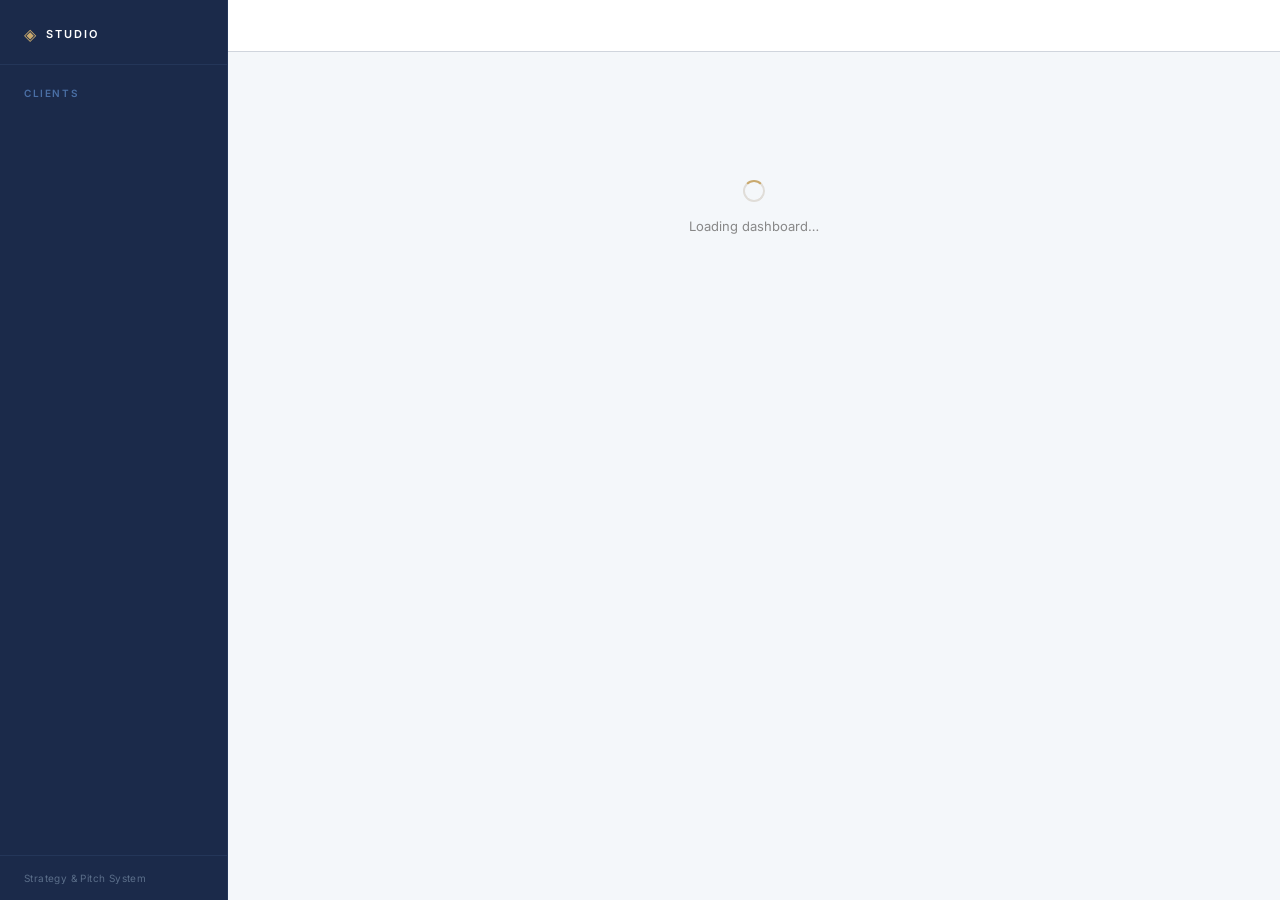
<file: index.html>
<!DOCTYPE html>
<html lang="en">
<head>
  <meta charset="UTF-8" />
  <meta name="viewport" content="width=device-width, initial-scale=1.0" />
  <title>Studio Dashboard</title>
  <link rel="preconnect" href="https://fonts.googleapis.com" />
  <link rel="preconnect" href="https://fonts.gstatic.com" crossorigin />
  <link href="https://fonts.googleapis.com/css2?family=Inter:wght@300;400;500;600&family=Playfair+Display:wght@500;600&display=swap" rel="stylesheet" />
  <link rel="stylesheet" href="styles.css" />
</head>
<body>

  <div id="app">

    <!-- ═══════════════════════════════
         SIDEBAR — Client navigation
    ═══════════════════════════════ -->
    <aside id="sidebar">

      <div id="sidebar-brand">
        <span class="brand-mark">◈</span>
        <span class="brand-name">STUDIO</span>
      </div>

      <div class="sidebar-section-label">CLIENTS</div>

      <!-- Client buttons injected here by app.js -->
      <nav id="client-nav" aria-label="Client selection"></nav>

      <div id="sidebar-footer">
        <span>Strategy &amp; Pitch System</span>
      </div>

    </aside>

    <!-- ═══════════════════════════════
         MAIN — Tabs + Content
    ═══════════════════════════════ -->
    <div id="main">

      <!-- Output type tabs injected here by app.js -->
      <header id="tab-bar" role="tablist" aria-label="Output type selection">
        <!-- Populated dynamically -->
      </header>

      <!-- Primary content display -->
      <div id="content-wrapper">
        <div id="content" role="main" aria-live="polite">
          <!-- Content fragments loaded via fetch() -->
          <div class="loading-state">
            <span class="spinner"></span>
            <p>Loading dashboard&hellip;</p>
          </div>
        </div>
      </div>

    </div><!-- /main -->

  </div><!-- /app -->

  <script src="app.js"></script>
</body>
</html>
</file>
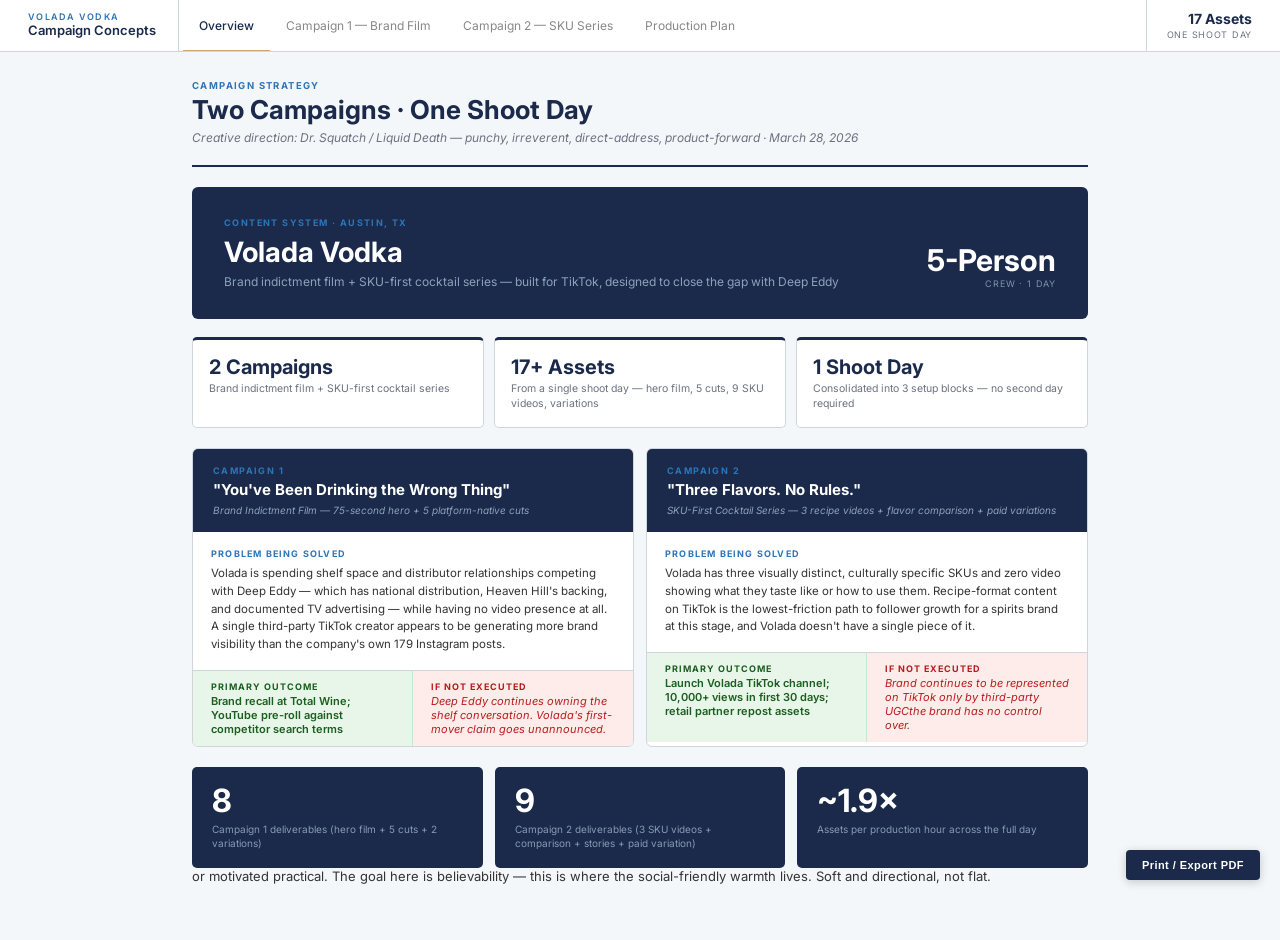
<file: content/Volada/campaign-concepts.html>
<!DOCTYPE html>
<html lang="en">
<head>
<meta charset="UTF-8"/>
<meta name="viewport" content="width=device-width, initial-scale=1.0"/>
<title>Volada Vodka — Campaign Concepts</title>
<link rel="preconnect" href="https://fonts.googleapis.com"/>
<link rel="preconnect" href="https://fonts.gstatic.com" crossorigin/>
<link href="https://fonts.googleapis.com/css2?family=Inter:wght@300;400;500;600;700&display=swap" rel="stylesheet"/>
<style>  *, *::before, *::after { box-sizing: border-box; margin: 0; padding: 0; }

  :root {
    --navy:      #1B2A4A;
    --navy-mid:  #243659;
    --accent:    #2E75B6;
    --steel:     #4A6FA5;
    --gold:      #c9a96e;
    --gold-bg:   #FFF8E1;
    --gold-fg:   #7B5B00;
    --green-bg:  #E8F5E9;
    --green-fg:  #1B5E20;
    --red-bg:    #FDECEA;
    --red-fg:    #B71C1C;
    --ice:       #EBF3FB;
    --pale:      #F4F7FA;
    --rule:      #D0D5DD;
    --body:      #333333;
    --mid-gray:  #6B7280;
    --white:     #FFFFFF;
  }

  html, body { font-family: 'Inter', system-ui, -apple-system, sans-serif; font-size: 13px; color: var(--body); background: var(--pale); -webkit-font-smoothing: antialiased; }

  .brief-topbar { position: sticky; top: 0; z-index: 100; background: var(--white); border-bottom: 1px solid var(--rule); display: flex; align-items: stretch; padding: 0 28px; height: 52px; gap: 0; }
  .brief-brand { display: flex; flex-direction: column; justify-content: center; padding-right: 22px; border-right: 1px solid var(--rule); margin-right: 4px; flex-shrink: 0; gap: 2px; }
  .brief-brand .eyebrow { font-size: 9px; font-weight: 600; letter-spacing: 0.14em; color: var(--accent); text-transform: uppercase; line-height: 1; }
  .brief-brand .firm-name { font-size: 13px; font-weight: 600; color: var(--navy); line-height: 1.2; white-space: nowrap; }
  .brief-nav { display: flex; align-items: stretch; flex: 1; overflow-x: auto; scrollbar-width: none; }
  .brief-nav::-webkit-scrollbar { display: none; }
  .tab-btn { display: inline-flex; align-items: center; padding: 0 16px; background: none; border: none; border-bottom: 2px solid transparent; font-family: inherit; font-size: 12px; font-weight: 400; color: #888; cursor: pointer; white-space: nowrap; transition: color 0.14s ease, border-color 0.14s ease; position: relative; top: 1px; gap: 6px; }
  .tab-btn:hover { color: var(--navy); }
  .tab-btn.active { color: var(--navy); font-weight: 500; border-bottom-color: var(--gold); }
  .tab-num { font-size: 9.5px; font-weight: 700; color: inherit; opacity: 0.5; }
  .tab-btn.active .tab-num { opacity: 1; }
  .brief-stat { display: flex; flex-direction: column; justify-content: center; padding-left: 20px; border-left: 1px solid var(--rule); flex-shrink: 0; gap: 1px; text-align: right; }
  .brief-stat .stat-num { font-size: 14px; font-weight: 700; color: var(--navy); line-height: 1.2; }
  .brief-stat .stat-lbl { font-size: 9px; color: var(--mid-gray); text-transform: uppercase; letter-spacing: 0.08em; }
  .brief-stat .stat-date { font-size: 9.5px; color: var(--mid-gray); margin-top: 2px; }
  .main { max-width: 960px; margin: 0 auto; padding: 28px 32px 56px; }
  .section { display: none; }
  .section.active { display: block; }

  .section-header { margin-bottom: 20px; }
  .section-header .eyebrow { font-size: 9.5px; font-weight: 700; letter-spacing: 1.4px; color: var(--accent); text-transform: uppercase; margin-bottom: 4px; }
  .section-header h1 { font-size: 26px; font-weight: 700; color: var(--navy); line-height: 1.15; }
  .section-header .subtitle { font-size: 12px; color: var(--mid-gray); margin-top: 5px; font-style: italic; }
  .section-rule { border: none; border-top: 2px solid var(--navy); margin: 10px 0 20px; }
  .cover-hero { background: var(--navy); border-radius: 6px; padding: 30px 32px; margin-bottom: 18px; display: flex; align-items: flex-end; justify-content: space-between; gap: 20px; }
  .cover-hero-left .eyebrow { font-size: 9px; font-weight: 700; letter-spacing: 1.4px; color: var(--accent); text-transform: uppercase; margin-bottom: 8px; }
  .cover-hero-left h1 { font-size: 28px; font-weight: 700; color: var(--white); line-height: 1.15; }
  .cover-hero-left .tagline { font-size: 12px; color: rgba(168,192,214,0.8); margin-top: 6px; }
  .cover-hero-right { text-align: right; flex-shrink: 0; }
  .hero-stat-num { font-size: 30px; font-weight: 700; color: var(--white); line-height: 1; }
  .hero-stat-lbl { font-size: 9px; color: rgba(168,192,214,0.7); text-transform: uppercase; letter-spacing: 0.8px; margin-top: 3px; }
  .cover-stats { display: grid; grid-template-columns: repeat(3,1fr); gap: 10px; margin-bottom: 18px; }
  .cover-stat-card { background: var(--white); border: 1px solid var(--rule); border-radius: 5px; padding: 16px; border-top: 3px solid var(--navy); }
  .cover-stat-card .num { font-size: 20px; font-weight: 700; color: var(--navy); line-height: 1.1; }
  .cover-stat-card .lbl { font-size: 10.5px; color: var(--mid-gray); margin-top: 4px; line-height: 1.4; }
  .toc-grid { display: grid; grid-template-columns: repeat(5,1fr); gap: 8px; }
  .toc-grid-6 { display: grid; grid-template-columns: repeat(3,1fr); gap: 8px; }
  .toc-card { background: var(--white); border: 1px solid var(--rule); border-radius: 5px; padding: 14px 12px; cursor: pointer; transition: border-color 0.15s, box-shadow 0.15s; }
  .toc-card:hover { border-color: var(--accent); box-shadow: 0 2px 8px rgba(46,117,182,0.12); }
  .toc-card .tc-num { font-size: 18px; font-weight: 700; color: var(--navy); line-height: 1; }
  .toc-card .tc-label { font-size: 8.5px; font-weight: 700; letter-spacing: 1px; color: var(--accent); text-transform: uppercase; margin: 4px 0 3px; }
  .toc-card .tc-desc { font-size: 9.5px; color: var(--mid-gray); line-height: 1.4; }
  .two-col { display: grid; grid-template-columns: 1fr 1fr; gap: 12px; }
  .three-col { display: grid; grid-template-columns: repeat(3,1fr); gap: 10px; }
  .card { background: var(--white); border: 1px solid var(--rule); border-radius: 5px; padding: 16px 18px; }
  .card.ice { background: var(--ice); border-color: #C5DFF5; }
  .card.pale { background: var(--pale); }
  .card.navy { background: var(--navy); border-color: var(--navy); }
  .card-label { font-size: 9px; font-weight: 700; letter-spacing: 1.2px; color: var(--accent); text-transform: uppercase; margin-bottom: 10px; }
  .card.navy .card-label { color: var(--accent); }
  .profile-list { list-style: none; }
  .profile-list li { font-size: 11.5px; color: var(--body); padding: 4px 0; border-bottom: 1px solid var(--rule); line-height: 1.4; display: flex; gap: 6px; align-items: flex-start; }
  .profile-list li:last-child { border-bottom: none; }
  .profile-list li::before { content: "·"; color: var(--accent); font-weight: 700; flex-shrink: 0; }
  .situation-item { margin-bottom: 12px; }
  .situation-item:last-child { margin-bottom: 0; }
  .situation-item .sit-heading { font-size: 11px; font-weight: 700; color: var(--navy); margin-bottom: 3px; }
  .situation-item .sit-body { font-size: 11.5px; color: var(--body); line-height: 1.5; }
  .opp-card { border-radius: 5px; padding: 18px 16px; }
  .opp-card .opp-num { font-size: 22px; font-weight: 700; line-height: 1.1; margin-bottom: 6px; }
  .opp-card .opp-lbl { font-size: 10.5px; line-height: 1.45; }
  .opp-navy { background: var(--navy); }
  .opp-navy .opp-num { color: var(--white); }
  .opp-navy .opp-lbl { color: rgba(168,192,214,0.8); }
  .opp-ice { background: var(--ice); border: 1px solid #C5DFF5; }
  .opp-ice .opp-num { color: var(--navy); }
  .opp-ice .opp-lbl { color: var(--mid-gray); }
  .opp-gold { background: var(--gold-bg); border: 1px solid #E5D08A; }
  .opp-gold .opp-num { color: var(--gold-fg); }
  .opp-gold .opp-lbl { color: var(--gold-fg); }
  .lp-card { display: grid; grid-template-columns: 48px 1fr; background: var(--white); border: 1px solid var(--rule); border-radius: 5px; margin-bottom: 10px; overflow: hidden; }
  .lp-badge { background: var(--navy); display: flex; align-items: center; justify-content: center; font-size: 15px; font-weight: 700; color: var(--white); }
  .lp-body { padding: 14px 16px; }
  .lp-title { font-size: 13px; font-weight: 700; color: var(--navy); margin-bottom: 6px; line-height: 1.35; }
  .lp-chips { display: flex; gap: 6px; flex-wrap: wrap; margin-top: 6px; }
  .chip { font-size: 9.5px; font-weight: 600; padding: 3px 8px; border-radius: 3px; line-height: 1; }
  .chip-green { background: var(--green-bg); color: var(--green-fg); }
  .chip-red { background: var(--red-bg); color: var(--red-fg); }
  .chip-action { background: var(--ice); color: var(--accent); }
  .lp-detail-row { display: grid; grid-template-columns: 1fr 1fr; gap: 6px; margin-top: 8px; }
  .lp-action, .lp-risk { padding: 8px 12px; border-radius: 4px; font-size: 10.5px; line-height: 1.45; }
  .lp-action { background: var(--pale); }
  .lp-action .detail-label { font-size: 9px; font-weight: 700; letter-spacing: 0.8px; color: var(--accent); text-transform: uppercase; margin-bottom: 3px; }
  .lp-risk { background: var(--red-bg); }
  .lp-risk .detail-label { font-size: 9px; font-weight: 700; letter-spacing: 0.8px; color: var(--red-fg); text-transform: uppercase; margin-bottom: 3px; }
  .lp-risk p { color: var(--red-fg); font-style: italic; }
  .lp-action p { color: var(--body); }
  .concept-card { background: var(--white); border: 1px solid var(--rule); border-radius: 6px; overflow: hidden; margin-bottom: 14px; }
  .concept-header { background: var(--navy); padding: 16px 20px; }
  .concept-header .c-eyebrow { font-size: 9px; font-weight: 700; letter-spacing: 1.4px; color: var(--accent); text-transform: uppercase; margin-bottom: 4px; }
  .concept-header h3 { font-size: 15px; font-weight: 700; color: var(--white); line-height: 1.3; }
  .concept-header .c-tagline { font-size: 10px; color: rgba(168,192,214,0.8); margin-top: 4px; font-style: italic; }
  .concept-body { display: grid; grid-template-columns: 1fr 1fr; }
  .concept-col { padding: 16px 18px; }
  .concept-col:first-child { border-right: 1px solid var(--rule); }
  .concept-col .col-label { font-size: 9px; font-weight: 700; letter-spacing: 1.2px; color: var(--accent); text-transform: uppercase; margin-bottom: 6px; }
  .concept-col p { font-size: 11.5px; color: var(--body); line-height: 1.55; }
  .concept-col ul { margin: 6px 0 0 14px; }
  .concept-col li { font-size: 11.5px; color: var(--body); line-height: 1.5; margin-bottom: 3px; }
  .concept-footer { display: grid; grid-template-columns: 1fr 1fr; border-top: 1px solid var(--rule); }
  .concept-rev { background: var(--green-bg); padding: 10px 18px; border-right: 1px solid #C8E6C9; }
  .concept-rev .f-label { font-size: 9px; font-weight: 700; letter-spacing: 1px; color: var(--green-fg); text-transform: uppercase; margin-bottom: 2px; }
  .concept-rev p { font-size: 11px; font-weight: 600; color: var(--green-fg); }
  .concept-risk { background: var(--red-bg); padding: 10px 18px; }
  .concept-risk .f-label { font-size: 9px; font-weight: 700; letter-spacing: 1px; color: var(--red-fg); text-transform: uppercase; margin-bottom: 2px; }
  .concept-risk p { font-size: 11px; color: var(--red-fg); font-style: italic; }
  .roi-table { width: 100%; border-collapse: collapse; margin-bottom: 14px; font-size: 11.5px; }
  .roi-table thead tr { background: var(--navy); }
  .roi-table thead th { padding: 10px 14px; text-align: left; font-size: 9.5px; font-weight: 700; letter-spacing: 0.6px; color: var(--white); text-transform: uppercase; }
  .roi-table tbody tr:nth-child(odd) { background: var(--white); }
  .roi-table tbody tr:nth-child(even) { background: var(--pale); }
  .roi-table tbody tr.total-row { background: var(--navy) !important; }
  .roi-table tbody tr.total-row td { color: var(--white); font-weight: 700; }
  .roi-table tbody td { padding: 10px 14px; color: var(--body); vertical-align: top; border-bottom: 1px solid var(--rule); }
  .td-rev { font-weight: 700; color: var(--green-fg); }
  .td-rev-total { font-weight: 700; color: var(--white); }
  .td-priority { font-weight: 600; }
  .roi-callouts { display: grid; grid-template-columns: 1fr 1fr; gap: 10px; margin-bottom: 14px; }
  .roi-callout { border-radius: 5px; padding: 14px 16px; }
  .roi-callout.pale-box { background: var(--pale); border: 1px solid var(--rule); }
  .roi-callout.gold-box { background: var(--gold-bg); border: 1px solid #E5D08A; }
  .roi-callout .rc-label { font-size: 9px; font-weight: 700; letter-spacing: 1px; text-transform: uppercase; margin-bottom: 6px; }
  .pale-box .rc-label { color: var(--accent); }
  .gold-box .rc-label { color: var(--gold-fg); }
  .roi-callout p { font-size: 11px; line-height: 1.55; color: var(--body); }
  .gold-box p { color: var(--gold-fg); }
  .roi-stat-row { display: flex; gap: 12px; }
  .roi-stat-box { flex: 1; background: var(--navy); border-radius: 5px; padding: 18px 20px; }
  .rs-num { font-size: 32px; font-weight: 700; color: var(--white); line-height: 1; }
  .rs-lbl { font-size: 10px; color: rgba(168,192,214,0.75); margin-top: 5px; line-height: 1.4; }
  .phase-card { border-radius: 5px; overflow: hidden; margin-bottom: 10px; border: 1px solid var(--rule); }
  .phase-header { padding: 14px 18px; display: flex; align-items: center; gap: 14px; }
  .phase-header.navy-bg { background: var(--navy); }
  .phase-header.accent-bg { background: var(--accent); }
  .phase-header.pale-bg { background: var(--pale); border-bottom: 1px solid var(--rule); }
  .phase-num { font-size: 26px; font-weight: 700; line-height: 1; flex-shrink: 0; }
  .navy-bg .phase-num, .accent-bg .phase-num { color: rgba(255,255,255,0.25); }
  .pale-bg .phase-num { color: rgba(27,42,74,0.2); }
  .phase-timing { font-size: 9px; font-weight: 700; letter-spacing: 1.2px; text-transform: uppercase; margin-bottom: 2px; }
  .navy-bg .phase-timing, .accent-bg .phase-timing { color: rgba(168,192,214,0.75); }
  .pale-bg .phase-timing { color: var(--accent); }
  .phase-title { font-size: 14px; font-weight: 700; line-height: 1.2; }
  .navy-bg .phase-title, .accent-bg .phase-title { color: var(--white); }
  .pale-bg .phase-title { color: var(--navy); }
  .phase-body { background: var(--white); padding: 14px 18px; }
  .phase-item { display: flex; gap: 10px; padding: 5px 0; border-bottom: 1px solid var(--rule); font-size: 11.5px; line-height: 1.45; color: var(--body); }
  .phase-item:last-child { border-bottom: none; }
  .phase-bullet { color: var(--accent); font-weight: 700; flex-shrink: 0; margin-top: 1px; }
  .phase-item.revenue-item { background: var(--green-bg); padding: 6px 10px; border-radius: 3px; border: none; margin-top: 4px; }
  .phase-item.revenue-item .phase-bullet { color: var(--green-fg); }
  .phase-item.revenue-item span { color: var(--green-fg); font-weight: 600; }
  .questions-card { background: var(--gold-bg); border: 1px solid #E5D08A; border-radius: 5px; padding: 16px 18px; margin-top: 10px; }
  .questions-card .q-label { font-size: 9px; font-weight: 700; letter-spacing: 1.2px; color: var(--gold-fg); text-transform: uppercase; margin-bottom: 10px; }
  .q-item { display: flex; gap: 10px; padding: 5px 0; border-bottom: 1px solid #E5D08A; font-size: 11.5px; line-height: 1.5; color: var(--gold-fg); }
  .q-item:last-child { border-bottom: none; }
  .q-num { font-weight: 700; flex-shrink: 0; }
  .section-sub { font-size: 10px; font-weight: 700; letter-spacing: 1.2px; color: var(--accent); text-transform: uppercase; padding-bottom: 5px; border-bottom: 2px solid var(--accent); margin: 20px 0 12px; }
  .mt-12 { margin-top: 12px; }
  .mt-20 { margin-top: 20px; }
  .mb-12 { margin-bottom: 12px; }
  .print-btn { position: fixed; bottom: 20px; right: 20px; background: var(--navy); color: var(--white); border: none; border-radius: 4px; padding: 9px 16px; font-size: 11px; font-weight: 600; cursor: pointer; z-index: 999; box-shadow: 0 2px 10px rgba(0,0,0,0.2); letter-spacing: 0.04em; }
  .print-btn:hover { background: var(--navy-mid); }
  @media print {
    .brief-topbar, .print-btn { display: none; }
    .main { padding: 20px; max-width: 100%; }
    .section { display: block !important; page-break-before: always; }
    .section:first-child { page-break-before: avoid; }
  }
</style>
</head>
<body>
<header class="brief-topbar">
  <div class="brief-brand">
    <div class="eyebrow">Volada Vodka</div>
    <div class="firm-name">Campaign Concepts</div>
  </div>
  <nav class="brief-nav">
    <button class="tab-btn active" onclick="showTab('overview', this)">Overview</button>
    <button class="tab-btn" onclick="showTab('campaign1', this)">Campaign 1 — Brand Film</button>
    <button class="tab-btn" onclick="showTab('campaign2', this)">Campaign 2 — SKU Series</button>
    <button class="tab-btn" onclick="showTab('production', this)">Production Plan</button>
  </nav>
  <div class="brief-stat">
    <div class="stat-num">17 Assets</div>
    <div class="stat-lbl">One Shoot Day</div>
  </div>
</header>

<main class="main">

<!-- ───────────────────────────── SECTION 1: OVERVIEW ───────────────────────────── -->
<section id="overview" class="section active">
  <div class="section-header">
    <div class="eyebrow">Campaign Strategy</div>
    <h1>Two Campaigns · One Shoot Day</h1>
    <div class="subtitle">Creative direction: Dr. Squatch / Liquid Death — punchy, irreverent, direct-address, product-forward · March 28, 2026</div>
  </div>
  <hr class="section-rule"/>

  <div class="cover-hero">
    <div class="cover-hero-left">
      <div class="eyebrow">Content System · Austin, TX</div>
      <h1>Volada Vodka</h1>
      <div class="tagline">Brand indictment film + SKU-first cocktail series — built for TikTok, designed to close the gap with Deep Eddy</div>
    </div>
    <div class="cover-hero-right">
      <div class="hero-stat-num">5-Person</div>
      <div class="hero-stat-lbl">Crew · 1 Day</div>
    </div>
  </div>

  <div class="cover-stats">
    <div class="cover-stat-card">
      <div class="num">2 Campaigns</div>
      <div class="lbl">Brand indictment film + SKU-first cocktail series</div>
    </div>
    <div class="cover-stat-card">
      <div class="num">17+ Assets</div>
      <div class="lbl">From a single shoot day — hero film, 5 cuts, 9 SKU videos, variations</div>
    </div>
    <div class="cover-stat-card">
      <div class="num">1 Shoot Day</div>
      <div class="lbl">Consolidated into 3 setup blocks — no second day required</div>
    </div>
  </div>

  <div class="two-col mb-12 mt-20">
    <div class="concept-card" style="margin-bottom:0">
      <div class="concept-header">
        <div class="c-eyebrow">Campaign 1</div>
        <h3>"You've Been Drinking the Wrong Thing"</h3>
        <div class="c-tagline">Brand Indictment Film — 75-second hero + 5 platform-native cuts</div>
      </div>
      <div class="concept-body" style="grid-template-columns:1fr">
        <div class="concept-col" style="border:none">
          <div class="col-label">Problem Being Solved</div>
          <p>Volada is spending shelf space and distributor relationships competing with Deep Eddy — which has national distribution, Heaven Hill's backing, and documented TV advertising — while having no video presence at all. A single third-party TikTok creator appears to be generating more brand visibility than the company's own 179 Instagram posts.</p>
        </div>
      </div>
      <div class="concept-footer">
        <div class="concept-rev">
          <div class="f-label">Primary Outcome</div>
          <p>Brand recall at Total Wine; YouTube pre-roll against competitor search terms</p>
        </div>
        <div class="concept-risk">
          <div class="f-label">If Not Executed</div>
          <p>Deep Eddy continues owning the shelf conversation. Volada's first-mover claim goes unannounced.</p>
        </div>
      </div>
    </div>
    <div class="concept-card" style="margin-bottom:0">
      <div class="concept-header">
        <div class="c-eyebrow">Campaign 2</div>
        <h3>"Three Flavors. No Rules."</h3>
        <div class="c-tagline">SKU-First Cocktail Series — 3 recipe videos + flavor comparison + paid variations</div>
      </div>
      <div class="concept-body" style="grid-template-columns:1fr">
        <div class="concept-col" style="border:none">
          <div class="col-label">Problem Being Solved</div>
          <p>Volada has three visually distinct, culturally specific SKUs and zero video showing what they taste like or how to use them. Recipe-format content on TikTok is the lowest-friction path to follower growth for a spirits brand at this stage, and Volada doesn't have a single piece of it.</p>
        </div>
      </div>
      <div class="concept-footer">
        <div class="concept-rev">
          <div class="f-label">Primary Outcome</div>
          <p>Launch Volada TikTok channel; 10,000+ views in first 30 days; retail partner repost assets</p>
        </div>
        <div class="concept-risk">
          <div class="f-label">If Not Executed</div>
          <p>Brand continues to be represented on TikTok only by third-party UGCthe brand has no control over.</p>
        </div>
      </div>
    </div>
  </div>

  <div class="roi-stat-row mt-20">
    <div class="roi-stat-box">
      <div class="rs-num">8</div>
      <div class="rs-lbl">Campaign 1 deliverables (hero film + 5 cuts + 2 variations)</div>
    </div>
    <div class="roi-stat-box">
      <div class="rs-num">9</div>
      <div class="rs-lbl">Campaign 2 deliverables (3 SKU videos + comparison + stories + paid variation)</div>
    </div>
    <div class="roi-stat-box">
      <div class="rs-num">~1.9×</div>
      <div class="rs-lbl">Assets per production hour across the full day</div>
    </div>
  </div>
</section>

<!-- ───────────────────────────── SECTION 2 CAMPAIGN 1 ───────────────────────────── -->or motivated practical. The goal here is believability — this is where the social-friendly warmth lives. Soft and directional, not flat.</div>
    </div>
  </div>
</section>

<!-- ───────────────────────────── SECTION 3: CAMPAIGN 2 ───────────────────────────── -->
<section id="campaign2" class="section">
  <div class="section-header">
    <div class="eyebrow">Campaign 2</div>
    <h1>"Three Flavors. No Rules."</h1>
    <div class="subtitle">SKU-first cocktail series — 3 recipe videos + flavor comparison + paid variations · No additional shoot day required</div>
  </div>
  <hr class="section-rule"/>

  <div class="card ice mb-12">
    <div class="card-label">Core Idea</div>
    <div class="situation-item">
      <div class="sit-body">Three videos, one per SKU. Each opens with the bottle in frame — no context, no setup — and immediately demonstrates a cocktail build. The VO (or on-screen text) is four words or fewer per beat: "Real watermelon. Real agave. Done." The cuts happen at the moment of pour, the ice drop, and the first sip. No slow dissolves. No acoustic guitar. Treat a fruit vodka like it's dangerous, because compared to what else is on the shelf, it is.</div>
    </div>
  </div>

  <div class="section-sub">Content Package</div>
  <table class="roi-table mb-12">
    <thead><tr><th>Deliverable</th><th>Format / Runtime</th><th>Platform</th><th>Business Function</th></tr></thead>
    <tbody>
      <tr><td><strong>SKU Video 1: Watermelon Agua Fresca</strong></td><td>45s recipe build — hook: 'Stop making boring drinks.'</td><td>TikTok, Reels</td><td>TikTok channel launch piece; Watermelon SKU visibility at Total Wine</td></tr>
      <tr><td><strong>SKU Video 2: Hibiscus Agua Fresca</strong></td><td>45s recipe build — hook: 'Hibiscus. Agave. No apologies.'</td><td>TikTok, Reels</td><td>Hibiscus SKU awareness; Twin Liquors shelf recall</td></tr>
      <tr><td><strong>SKU Video 3: Mango Chamoy</strong></td><td>45s recipe build — hook: 'Mango Chamoy. This one hits different.'</td><td>TikTok, Reels</td><td>Goody Goody SKU awareness; most differentiated flavor — highest shareability</td></tr>
      <tr><td>Flavor Comparison Cut</td><td>30s — all three poured side by side, no VO, just sound design</td><td>TikTok, Reels, Paid</td><td>Introduces the full line to first-time viewers; retail partner repost asset</td></tr>
      <tr><td>Stories/Shorts Cuts (3x)</td><td>15s vertical per SKU — condensed pour and sip</td><td>Instagram Stories, YouTube Shorts</td><td>Retargeting touchpoints; each links to the corresponding full recipe video</td></tr>
      <tr><td>Paid Variation: Mango Chamoy Spanish VO</td><td>45s — same footage, Spanish narration</td><td>TikTok Spark Ads, Meta targeting</td><td>Reaches primary Latino-American demographic with culturally native delivery</td></tr>
    </tbody>
  </table>

  <div class="section-sub">Why No Second Shoot Day Is Needed</div>
  <div class="card mb-12">
    <div class="card-label">Production Consolidation Logic</div>
    <div class="situation-item">
      <div class="sit-body">Campaign 2 exists because Campaign 1's production system has spare capacity in Blocks 2 and 3. The two-hour product beauty setup (Block 2) that captures Campaign 1's pour sequences produces more raw footage than Campaign 1 needs. Rather than leaving that time unused, Block 2 is structured to also deliver all individual SKU pours for the recipe videos, the flavor comparison side-by-side, and ingredient close-up cutaways.</div>
    </div>
    <div class="situation-item">
      <div class="sit-body">Block 3 (social bar setup) was originally scoped for Campaign 1's lifestyle B-roll. It's extended by 30–45 minutes to capture the three full cocktail builds for the SKU recipe videos. Same lighting setup, same dressed bar, same crew. Campaign 2 adds 9 deliverables to the day at the cost of roughly 45 minutes of incremental production time. The marginal cost per additional deliverable approaches zero.</div>
    </div>
  </div>

  <div class="roi-stat-row">
    <div class="roi-stat-box">
      <div class="rs-num">0</div>
      <div class="rs-lbl">Additional shoot days needed for Campaign 2</div>
    </div>
    <div class="roi-stat-box">
      <div class="rs-num">45 min</div>
      <div class="rs-lbl">Incremental production time to capture all Campaign 2 recipe builds</div>
    </div>
    <div class="roi-stat-box">
      <div class="rs-num">9</div>
      <div class="rs-lbl">Campaign 2 deliverables at near-zero marginal cost</div>
    </div>
  </div>
</section>

<!-- ───────────────────────────── SECTION 4: PRODUCTION PLAN ───────────────────────────── -->
<section id="production" class="section">
  <div class="section-header">
    <div class="eyebrow">Production Plan</div>
    <h1>Single Shoot Day — 3 Setup Blocks</h1>
    <div class="subtitle">Consolidated shoot day structure · 5-person crew · No second day required for either campaign</div>
  </div>
  <hr class="section-rule"/>

  <div class="section-sub">Day Structure</div>
  <div class="phase-card">
    <div class="phase-header navy-bg">
      <div class="phase-num">1</div>
      <div>
        <div class="phase-timing">7:00 AM – 10:30 AM · 2.5 hrs incl. setup</div>
        <div class="phase-title">Block 1 — Founder Interview &amp; Direct-Address</div>
      </div>
    </div>
    <div class="phase-body">
      <div class="phase-item"><span class="phase-bullet">·</span><span>Single-source key light (large softbox camera left), negative fill (black V-flat camera right), textured background (brick, adobe, or warm painted wall)</span></div>
      <div class="phase-item"><span class="phase-bullet">·</span><span>Ben on-camera: all hero VO lines, all direct-address cuts, B-roll of Ben handling product</span></div>
      <div class="phase-item"><span class="phase-bullet">·</span><span>Captures: Campaign 1 hero film segments, Cuts 1, 3, 5 founder moments, scripted safety takes</span></div>
      <div class="phase-item"><span class="phase-bullet">·</span><span>Reset: 30 min — clear furniture, dress product table, adjust light to overhead beauty setup</span></div>
    </div>
  </div>

  <div class="phase-card">
    <div class="phase-header accent-bg">
      <div class="phase-num">2</div>
      <div>
        <div class="phase-timing">11:00 AM – 1:00 PM · 2 hrs incl. setup · Shared Block</div>
        <div class="phase-title">Block 2 — Product Beauty &amp; Pour Shots</div>
      </div>
    </div>
    <div class="phase-body">
      <div class="phase-item"><span class="phase-bullet">·</span><span>Overhead or 45-degree product beauty setup. LED panel or HMI bounced into white card. Black or tiled surface. All three SKUs dressed.</span></div>
      <div class="phase-item"><span class="phase-bullet">·</span><span>Campaign 1: all product close-up footage, pour sequences for Cuts 2 and 4, condensation and texture shots</span></div>
      <div class="phase-item"><span class="phase-bullet">·</span><span>Campaign 2: all individual SKU pours for recipe videos, flavor comparison side-by-side, ingredient close-up cutaways</span></div>
      <div class="phase-item"><span class="phase-bullet">·</span><span>Slow-motion on all pours (120fps minimum) — dedicated sub-list within block; at least 3 selectable pours per SKU per angle</span></div>
      <div class="phase-item"><span class="phase-bullet">·</span><span>Reset: 30 min — add glassware, garnishes, dress bar surface for social setup</span></div>
    </div>
  </div>

  <div class="phase-card">
    <div class="phase-header pale-bg">
      <div class="phase-num">3</div>
      <div>
        <div class="phase-timing">1:30 PM – 4:00 PM · 2 hrs + 30–45 min extension · Shared Block</div>
        <div class="phase-title">Block 3 — Cocktail Serve &amp; Lifestyle</div>
      </div>
    </div>
    <div class="phase-body">
      <div class="phase-item"><span class="phase-bullet">·</span><span>Social bar setup: backlit bottles in background, garnished drinks in foreground, talent (Ben or supporting talent) in frame</span></div>
      <div class="phase-item"><span class="phase-bullet">·</span><span>Campaign 1: lifestyle B-roll, Ben picking up finished glass for edit continuity, garnish/ice detail shots</span></div>
      <div class="phase-item"><span class="phase-bullet">·</span><span>Campaign 2: three full cocktail build sequences (Watermelon, Hibiscus, Mango Chamoy), serve shots, sip and reaction beats</span></div>
      <div class="phase-item"><span class="phase-bullet">·</span><span>TikTok-native framing: 9:16 vertical for all primary captures — DP shoots 9:16 first, then reframes for 16:9 on hero angles</span></div>
    </div>
  </div>

  <div class="section-sub mt-20">Crew</div>
  <table class="roi-table mb-12">
    <thead><tr><th>Role</th><th>Notes</th></tr></thead>
    <tbody>
      <tr><td><strong>Director / Producer</strong></td><td>Runs the day, manages Ben's performance, owns the shot list. Manages shot list transition from Campaign 1 to Campaign 2 content within Blocks 2 and 3.</td></tr>
      <tr><td><strong>DP</strong></td><td>Owns all three setups; responsible for pour shots and slow-mo capture. Switches from 16:9 to 9:16 native capture at start of Block 2 recipe work.</td></tr>
      <tr><td><strong>Gaffer / Grip</strong></td><td>Sets and resets lighting between blocks; doubles as AC for Block 1. No lighting reset between campaigns — same setup handles both.</td></tr>
      <tr><td><strong>Audio / AC</strong></td><td>Boom and lav for Ben's interview segments; doubles as script supervisor. Sound design elements (ice, pour, fizz) captured live on set.</td></tr>
      <tr><td><strong>PA / On-set Editor</strong></td><td>Manages product, handles talent needs, ingests cards during lunch. Manages ingredient prep and bar dressing between Campaign 1 and Campaign 2 work.</td></tr>
    </tbody>
  </table>

  <div class="section-sub mt-20">ROI Summary</div>
  <table class="roi-table">
    <thead><tr><th>Metric</th><th>Campaign 1</th><th>Combined</th></tr></thead>
    <tbody>
      <tr><td>Total Production Time</td><td colspan="2">1 day (8 hours shooting, 1 hour lunch/setup)</td></tr>
      <tr><td>Total Deliverables</td><td>8 assets (1 hero + 5 cuts + 2 variations)</td><td>17+ assets from 1 day</td></tr>
      <tr><td>Deliverables per Hour</td><td>~1 per shooting hour</td><td>~1.9 per shooting hour</td></tr>
      <tr><td>Block 2 Setup Reuse</td><td>4 Campaign 1 deliverables</td><td>7 assets total from one setup</td></tr>
      <tr><td>Campaign 2 Incremental Time</td><td>—</td><td>~45 min added to Block 3</td></tr>
      <tr class="total-row"><td>Efficiency Justification</td><td colspan="2">Campaign 2 adds 9 deliverables at the cost of 45 minutes. Eliminating a second mobilization day is the single largest cost reduction available.</td></tr>
    </tbody>
  </table>
</section>

</main>
<button class="print-btn" onclick="window.print()">Print / Export PDF</button>
<script>  function showTab(sectionId, btn) {
    document.querySelectorAll('.section').forEach(s => s.classList.remove('active'));
    document.querySelectorAll('.tab-btn').forEach(b => b.classList.remove('active'));
    document.getElementById(sectionId).classList.add('active');
    btn.classList.add('active');
    window.scrollTo(0, 0);
  }
  function showTabByName(sectionId) {
    const btns = document.querySelectorAll('.tab-btn');
    const sections = document.querySelectorAll('.section');
    const ids = Array.from(sections).map(s => s.id);
    const idx = ids.indexOf(sectionId);
    if (idx >= 0) showTab(sectionId, btns[idx]);
  }
</script>
</body>
</html>
</file>
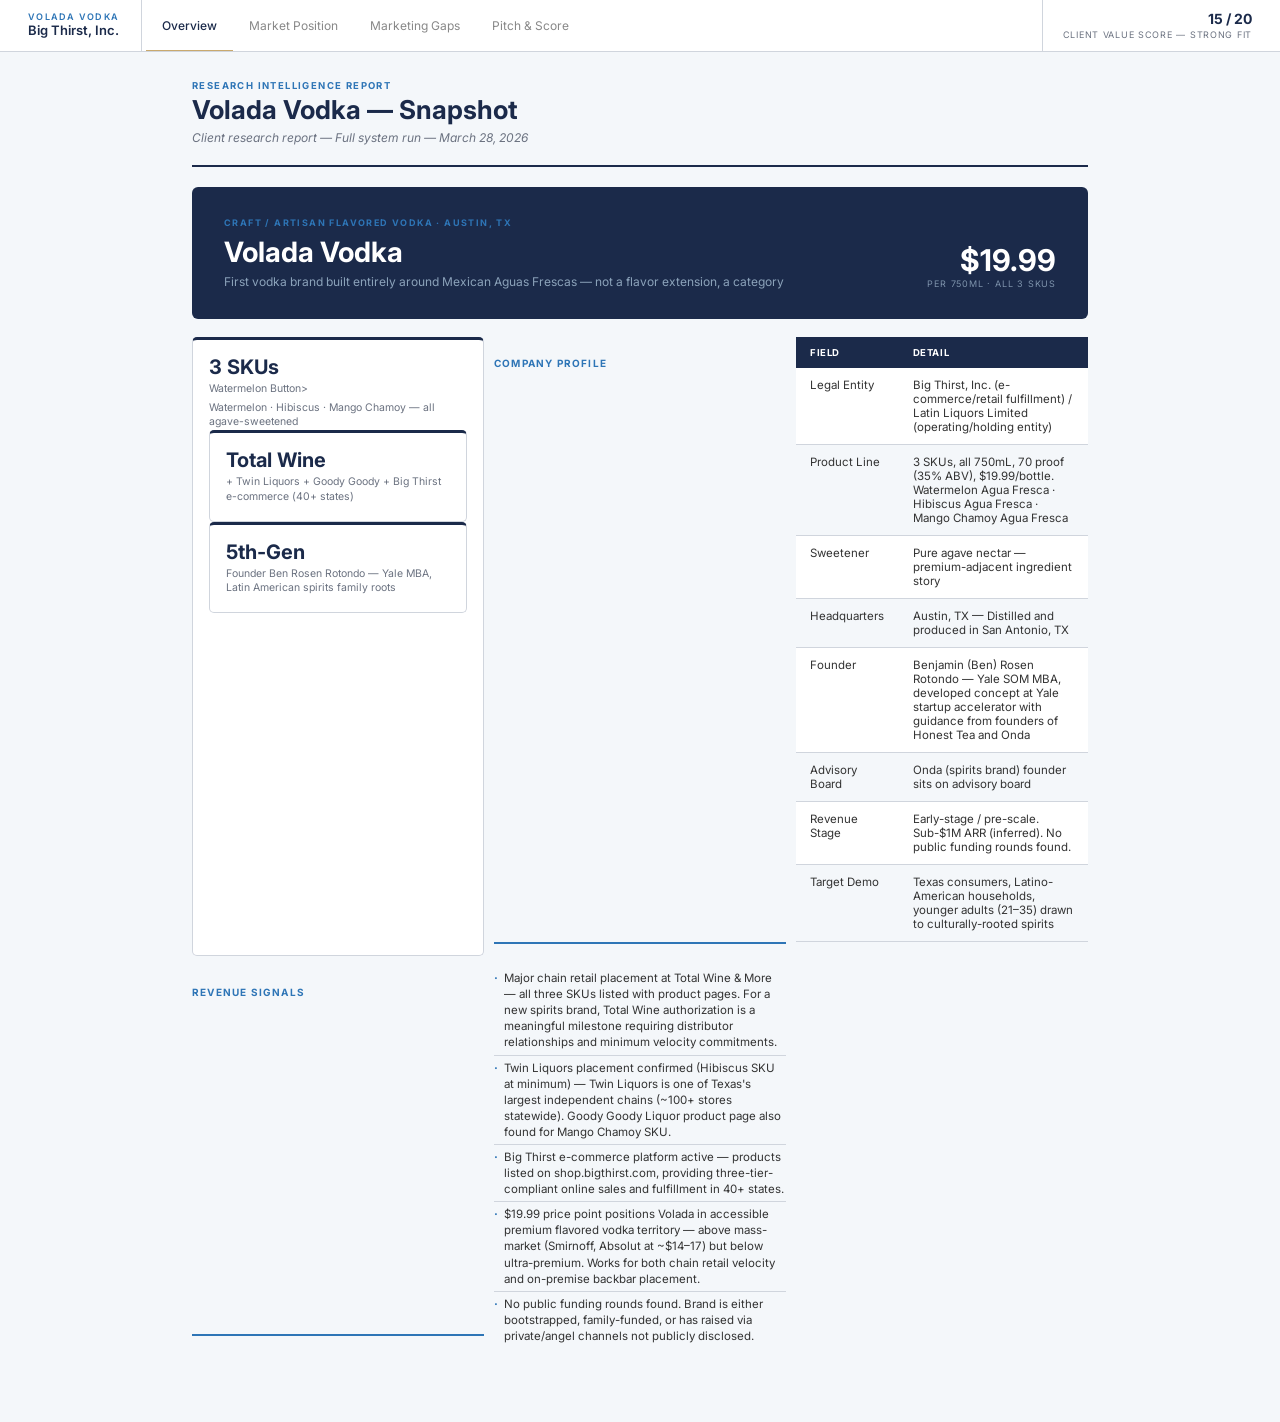
<file: content/Volada/research-overview.html>
<!DOCTYPE html>
<html lang="en">
<head>
<meta charset="UTF-8"/>
<meta name="viewport" content="width=device-width, initial-scale=1.0"/>
<title>Volada Vodka — Client Research Report</title>
<link rel="preconnect" href="https://fonts.googleapis.com"/>
<link rel="preconnect" href="https://fonts.gstatic.com" crossorigin/>
<link href="https://fonts.googleapis.com/css2?family=Inter:wght@300;400;500;600;700&display=swap" rel="stylesheet"/>
<style>  *, *::before, *::after { box-sizing: border-box; margin: 0; padding: 0; }

  :root {
    --navy:      #1B2A4A;
    --navy-mid:  #243659;
    --accent:    #2E75B6;
    --steel:     #4A6FA5;
    --gold:      #c9a96e;
    --gold-bg:   #FFF8E1;
    --gold-fg:   #7B5B00;
    --green-bg:  #E8F5E9;
    --green-fg:  #1B5E20;
    --red-bg:    #FDECEA;
    --red-fg:    #B71C1C;
    --ice:       #EBF3FB;
    --pale:      #F4F7FA;
    --rule:      #D0D5DD;
    --body:      #333333;
    --mid-gray:  #6B7280;
    --white:     #FFFFFF;
  }

  html, body { font-family: 'Inter', system-ui, -apple-system, sans-serif; font-size: 13px; color: var(--body); background: var(--pale); -webkit-font-smoothing: antialiased; }

  .brief-topbar { position: sticky; top: 0; z-index: 100; background: var(--white); border-bottom: 1px solid var(--rule); display: flex; align-items: stretch; padding: 0 28px; height: 52px; gap: 0; }
  .brief-brand { display: flex; flex-direction: column; justify-content: center; padding-right: 22px; border-right: 1px solid var(--rule); margin-right: 4px; flex-shrink: 0; gap: 2px; }
  .brief-brand .eyebrow { font-size: 9px; font-weight: 600; letter-spacing: 0.14em; color: var(--accent); text-transform: uppercase; line-height: 1; }
  .brief-brand .firm-name { font-size: 13px; font-weight: 600; color: var(--navy); line-height: 1.2; white-space: nowrap; }
  .brief-nav { display: flex; align-items: stretch; flex: 1; overflow-x: auto; scrollbar-width: none; }
  .brief-nav::-webkit-scrollbar { display: none; }
  .tab-btn { display: inline-flex; align-items: center; padding: 0 16px; background: none; border: none; border-bottom: 2px solid transparent; font-family: inherit; font-size: 12px; font-weight: 400; color: #888; cursor: pointer; white-space: nowrap; transition: color 0.14s ease, border-color 0.14s ease; position: relative; top: 1px; gap: 6px; }
  .tab-btn:hover { color: var(--navy); }
  .tab-btn.active { color: var(--navy); font-weight: 500; border-bottom-color: var(--gold); }
  .tab-num { font-size: 9.5px; font-weight: 700; color: inherit; opacity: 0.5; }
  .tab-btn.active .tab-num { opacity: 1; }
  .brief-stat { display: flex; flex-direction: column; justify-content: center; padding-left: 20px; border-left: 1px solid var(--rule); flex-shrink: 0; gap: 1px; text-align: right; }
  .brief-stat .stat-num { font-size: 14px; font-weight: 700; color: var(--navy); line-height: 1.2; }
  .brief-stat .stat-lbl { font-size: 9px; color: var(--mid-gray); text-transform: uppercase; letter-spacing: 0.08em; }
  .brief-stat .stat-date { font-size: 9.5px; color: var(--mid-gray); margin-top: 2px; }
  .main { max-width: 960px; margin: 0 auto; padding: 28px 32px 56px; }
  .section { display: none; }
  .section.active { display: block; }

  .section-header { margin-bottom: 20px; }
  .section-header .eyebrow { font-size: 9.5px; font-weight: 700; letter-spacing: 1.4px; color: var(--accent); text-transform: uppercase; margin-bottom: 4px; }
  .section-header h1 { font-size: 26px; font-weight: 700; color: var(--navy); line-height: 1.15; }
  .section-header .subtitle { font-size: 12px; color: var(--mid-gray); margin-top: 5px; font-style: italic; }
  .section-rule { border: none; border-top: 2px solid var(--navy); margin: 10px 0 20px; }
  .cover-hero { background: var(--navy); border-radius: 6px; padding: 30px 32px; margin-bottom: 18px; display: flex; align-items: flex-end; justify-content: space-between; gap: 20px; }
  .cover-hero-left .eyebrow { font-size: 9px; font-weight: 700; letter-spacing: 1.4px; color: var(--accent); text-transform: uppercase; margin-bottom: 8px; }
  .cover-hero-left h1 { font-size: 28px; font-weight: 700; color: var(--white); line-height: 1.15; }
  .cover-hero-left .tagline { font-size: 12px; color: rgba(168,192,214,0.8); margin-top: 6px; }
  .cover-hero-right { text-align: right; flex-shrink: 0; }
  .hero-stat-num { font-size: 30px; font-weight: 700; color: var(--white); line-height: 1; }
  .hero-stat-lbl { font-size: 9px; color: rgba(168,192,214,0.7); text-transform: uppercase; letter-spacing: 0.8px; margin-top: 3px; }
  .cover-stats { display: grid; grid-template-columns: repeat(3,1fr); gap: 10px; margin-bottom: 18px; }
  .cover-stat-card { background: var(--white); border: 1px solid var(--rule); border-radius: 5px; padding: 16px; border-top: 3px solid var(--navy); }
  .cover-stat-card .num { font-size: 20px; font-weight: 700; color: var(--navy); line-height: 1.1; }
  .cover-stat-card .lbl { font-size: 10.5px; color: var(--mid-gray); margin-top: 4px; line-height: 1.4; }
  .toc-grid { display: grid; grid-template-columns: repeat(5,1fr); gap: 8px; }
  .toc-grid-6 { display: grid; grid-template-columns: repeat(3,1fr); gap: 8px; }
  .toc-card { background: var(--white); border: 1px solid var(--rule); border-radius: 5px; padding: 14px 12px; cursor: pointer; transition: border-color 0.15s, box-shadow 0.15s; }
  .toc-card:hover { border-color: var(--accent); box-shadow: 0 2px 8px rgba(46,117,182,0.12); }
  .toc-card .tc-num { font-size: 18px; font-weight: 700; color: var(--navy); line-height: 1; }
  .toc-card .tc-label { font-size: 8.5px; font-weight: 700; letter-spacing: 1px; color: var(--accent); text-transform: uppercase; margin: 4px 0 3px; }
  .toc-card .tc-desc { font-size: 9.5px; color: var(--mid-gray); line-height: 1.4; }
  .two-col { display: grid; grid-template-columns: 1fr 1fr; gap: 12px; }
  .three-col { display: grid; grid-template-columns: repeat(3,1fr); gap: 10px; }
  .card { background: var(--white); border: 1px solid var(--rule); border-radius: 5px; padding: 16px 18px; }
  .card.ice { background: var(--ice); border-color: #C5DFF5; }
  .card.pale { background: var(--pale); }
  .card.navy { background: var(--navy); border-color: var(--navy); }
  .card-label { font-size: 9px; font-weight: 700; letter-spacing: 1.2px; color: var(--accent); text-transform: uppercase; margin-bottom: 10px; }
  .card.navy .card-label { color: var(--accent); }
  .profile-list { list-style: none; }
  .profile-list li { font-size: 11.5px; color: var(--body); padding: 4px 0; border-bottom: 1px solid var(--rule); line-height: 1.4; display: flex; gap: 6px; align-items: flex-start; }
  .profile-list li:last-child { border-bottom: none; }
  .profile-list li::before { content: "·"; color: var(--accent); font-weight: 700; flex-shrink: 0; }
  .situation-item { margin-bottom: 12px; }
  .situation-item:last-child { margin-bottom: 0; }
  .situation-item .sit-heading { font-size: 11px; font-weight: 700; color: var(--navy); margin-bottom: 3px; }
  .situation-item .sit-body { font-size: 11.5px; color: var(--body); line-height: 1.5; }
  .opp-card { border-radius: 5px; padding: 18px 16px; }
  .opp-card .opp-num { font-size: 22px; font-weight: 700; line-height: 1.1; margin-bottom: 6px; }
  .opp-card .opp-lbl { font-size: 10.5px; line-height: 1.45; }
  .opp-navy { background: var(--navy); }
  .opp-navy .opp-num { color: var(--white); }
  .opp-navy .opp-lbl { color: rgba(168,192,214,0.8); }
  .opp-ice { background: var(--ice); border: 1px solid #C5DFF5; }
  .opp-ice .opp-num { color: var(--navy); }
  .opp-ice .opp-lbl { color: var(--mid-gray); }
  .opp-gold { background: var(--gold-bg); border: 1px solid #E5D08A; }
  .opp-gold .opp-num { color: var(--gold-fg); }
  .opp-gold .opp-lbl { color: var(--gold-fg); }
  .lp-card { display: grid; grid-template-columns: 48px 1fr; background: var(--white); border: 1px solid var(--rule); border-radius: 5px; margin-bottom: 10px; overflow: hidden; }
  .lp-badge { background: var(--navy); display: flex; align-items: center; justify-content: center; font-size: 15px; font-weight: 700; color: var(--white); }
  .lp-body { padding: 14px 16px; }
  .lp-title { font-size: 13px; font-weight: 700; color: var(--navy); margin-bottom: 6px; line-height: 1.35; }
  .lp-chips { display: flex; gap: 6px; flex-wrap: wrap; margin-top: 6px; }
  .chip { font-size: 9.5px; font-weight: 600; padding: 3px 8px; border-radius: 3px; line-height: 1; }
  .chip-green { background: var(--green-bg); color: var(--green-fg); }
  .chip-red { background: var(--red-bg); color: var(--red-fg); }
  .chip-action { background: var(--ice); color: var(--accent); }
  .lp-detail-row { display: grid; grid-template-columns: 1fr 1fr; gap: 6px; margin-top: 8px; }
  .lp-action, .lp-risk { padding: 8px 12px; border-radius: 4px; font-size: 10.5px; line-height: 1.45; }
  .lp-action { background: var(--pale); }
  .lp-action .detail-label { font-size: 9px; font-weight: 700; letter-spacing: 0.8px; color: var(--accent); text-transform: uppercase; margin-bottom: 3px; }
  .lp-risk { background: var(--red-bg); }
  .lp-risk .detail-label { font-size: 9px; font-weight: 700; letter-spacing: 0.8px; color: var(--red-fg); text-transform: uppercase; margin-bottom: 3px; }
  .lp-risk p { color: var(--red-fg); font-style: italic; }
  .lp-action p { color: var(--body); }
  .concept-card { background: var(--white); border: 1px solid var(--rule); border-radius: 6px; overflow: hidden; margin-bottom: 14px; }
  .concept-header { background: var(--navy); padding: 16px 20px; }
  .concept-header .c-eyebrow { font-size: 9px; font-weight: 700; letter-spacing: 1.4px; color: var(--accent); text-transform: uppercase; margin-bottom: 4px; }
  .concept-header h3 { font-size: 15px; font-weight: 700; color: var(--white); line-height: 1.3; }
  .concept-header .c-tagline { font-size: 10px; color: rgba(168,192,214,0.8); margin-top: 4px; font-style: italic; }
  .concept-body { display: grid; grid-template-columns: 1fr 1fr; }
  .concept-col { padding: 16px 18px; }
  .concept-col:first-child { border-right: 1px solid var(--rule); }
  .concept-col .col-label { font-size: 9px; font-weight: 700; letter-spacing: 1.2px; color: var(--accent); text-transform: uppercase; margin-bottom: 6px; }
  .concept-col p { font-size: 11.5px; color: var(--body); line-height: 1.55; }
  .concept-col ul { margin: 6px 0 0 14px; }
  .concept-col li { font-size: 11.5px; color: var(--body); line-height: 1.5; margin-bottom: 3px; }
  .concept-footer { display: grid; grid-template-columns: 1fr 1fr; border-top: 1px solid var(--rule); }
  .concept-rev { background: var(--green-bg); padding: 10px 18px; border-right: 1px solid #C8E6C9; }
  .concept-rev .f-label { font-size: 9px; font-weight: 700; letter-spacing: 1px; color: var(--green-fg); text-transform: uppercase; margin-bottom: 2px; }
  .concept-rev p { font-size: 11px; font-weight: 600; color: var(--green-fg); }
  .concept-risk { background: var(--red-bg); padding: 10px 18px; }
  .concept-risk .f-label { font-size: 9px; font-weight: 700; letter-spacing: 1px; color: var(--red-fg); text-transform: uppercase; margin-bottom: 2px; }
  .concept-risk p { font-size: 11px; color: var(--red-fg); font-style: italic; }
  .roi-table { width: 100%; border-collapse: collapse; margin-bottom: 14px; font-size: 11.5px; }
  .roi-table thead tr { background: var(--navy); }
  .roi-table thead th { padding: 10px 14px; text-align: left; font-size: 9.5px; font-weight: 700; letter-spacing: 0.6px; color: var(--white); text-transform: uppercase; }
  .roi-table tbody tr:nth-child(odd) { background: var(--white); }
  .roi-table tbody tr:nth-child(even) { background: var(--pale); }
  .roi-table tbody tr.total-row { background: var(--navy) !important; }
  .roi-table tbody tr.total-row td { color: var(--white); font-weight: 700; }
  .roi-table tbody td { padding: 10px 14px; color: var(--body); vertical-align: top; border-bottom: 1px solid var(--rule); }
  .td-rev { font-weight: 700; color: var(--green-fg); }
  .td-rev-total { font-weight: 700; color: var(--white); }
  .td-priority { font-weight: 600; }
  .roi-callouts { display: grid; grid-template-columns: 1fr 1fr; gap: 10px; margin-bottom: 14px; }
  .roi-callout { border-radius: 5px; padding: 14px 16px; }
  .roi-callout.pale-box { background: var(--pale); border: 1px solid var(--rule); }
  .roi-callout.gold-box { background: var(--gold-bg); border: 1px solid #E5D08A; }
  .roi-callout .rc-label { font-size: 9px; font-weight: 700; letter-spacing: 1px; text-transform: uppercase; margin-bottom: 6px; }
  .pale-box .rc-label { color: var(--accent); }
  .gold-box .rc-label { color: var(--gold-fg); }
  .roi-callout p { font-size: 11px; line-height: 1.55; color: var(--body); }
  .gold-box p { color: var(--gold-fg); }
  .roi-stat-row { display: flex; gap: 12px; }
  .roi-stat-box { flex: 1; background: var(--navy); border-radius: 5px; padding: 18px 20px; }
  .rs-num { font-size: 32px; font-weight: 700; color: var(--white); line-height: 1; }
  .rs-lbl { font-size: 10px; color: rgba(168,192,214,0.75); margin-top: 5px; line-height: 1.4; }
  .phase-card { border-radius: 5px; overflow: hidden; margin-bottom: 10px; border: 1px solid var(--rule); }
  .phase-header { padding: 14px 18px; display: flex; align-items: center; gap: 14px; }
  .phase-header.navy-bg { background: var(--navy); }
  .phase-header.accent-bg { background: var(--accent); }
  .phase-header.pale-bg { background: var(--pale); border-bottom: 1px solid var(--rule); }
  .phase-num { font-size: 26px; font-weight: 700; line-height: 1; flex-shrink: 0; }
  .navy-bg .phase-num, .accent-bg .phase-num { color: rgba(255,255,255,0.25); }
  .pale-bg .phase-num { color: rgba(27,42,74,0.2); }
  .phase-timing { font-size: 9px; font-weight: 700; letter-spacing: 1.2px; text-transform: uppercase; margin-bottom: 2px; }
  .navy-bg .phase-timing, .accent-bg .phase-timing { color: rgba(168,192,214,0.75); }
  .pale-bg .phase-timing { color: var(--accent); }
  .phase-title { font-size: 14px; font-weight: 700; line-height: 1.2; }
  .navy-bg .phase-title, .accent-bg .phase-title { color: var(--white); }
  .pale-bg .phase-title { color: var(--navy); }
  .phase-body { background: var(--white); padding: 14px 18px; }
  .phase-item { display: flex; gap: 10px; padding: 5px 0; border-bottom: 1px solid var(--rule); font-size: 11.5px; line-height: 1.45; color: var(--body); }
  .phase-item:last-child { border-bottom: none; }
  .phase-bullet { color: var(--accent); font-weight: 700; flex-shrink: 0; margin-top: 1px; }
  .phase-item.revenue-item { background: var(--green-bg); padding: 6px 10px; border-radius: 3px; border: none; margin-top: 4px; }
  .phase-item.revenue-item .phase-bullet { color: var(--green-fg); }
  .phase-item.revenue-item span { color: var(--green-fg); font-weight: 600; }
  .questions-card { background: var(--gold-bg); border: 1px solid #E5D08A; border-radius: 5px; padding: 16px 18px; margin-top: 10px; }
  .questions-card .q-label { font-size: 9px; font-weight: 700; letter-spacing: 1.2px; color: var(--gold-fg); text-transform: uppercase; margin-bottom: 10px; }
  .q-item { display: flex; gap: 10px; padding: 5px 0; border-bottom: 1px solid #E5D08A; font-size: 11.5px; line-height: 1.5; color: var(--gold-fg); }
  .q-item:last-child { border-bottom: none; }
  .q-num { font-weight: 700; flex-shrink: 0; }
  .section-sub { font-size: 10px; font-weight: 700; letter-spacing: 1.2px; color: var(--accent); text-transform: uppercase; padding-bottom: 5px; border-bottom: 2px solid var(--accent); margin: 20px 0 12px; }
  .mt-12 { margin-top: 12px; }
  .mt-20 { margin-top: 20px; }
  .mb-12 { margin-bottom: 12px; }
  .print-btn { position: fixed; bottom: 20px; right: 20px; background: var(--navy); color: var(--white); border: none; border-radius: 4px; padding: 9px 16px; font-size: 11px; font-weight: 600; cursor: pointer; z-index: 999; box-shadow: 0 2px 10px rgba(0,0,0,0.2); letter-spacing: 0.04em; }
  .print-btn:hover { background: var(--navy-mid); }
  @media print {
    .brief-topbar, .print-btn { display: none; }
    .main { padding: 20px; max-width: 100%; }
    .section { display: block !important; page-break-before: always; }
    .section:first-child { page-break-before: avoid; }
  }
</style>
</head>
<body>
<header class="brief-topbar">
  <div class="brief-brand">
    <div class="eyebrow">Volada Vodka</div>
    <div class="firm-name">Big Thirst, Inc.</div>
  </div>
  <nav class="brief-nav">
    <button class="tab-btn active" onclick="showTab('overview', this)">Overview</button>
    <button class="tab-btn" onclick="showTab('market', this)">Market Position</button>
    <button class="tab-btn" onclick="showTab('marketing', this)">Marketing Gaps</button>
    <button class="tab-btn" onclick="showTab('pitch', this)">Pitch &amp; Score</button>
  </nav>
  <div class="brief-stat">
    <div class="stat-num">15 / 20</div>
    <div class="stat-lbl">Client Value Score — Strong Fit</div>
  </div>
</header>

<main class="main">

<!-- ───────────────────────────── SECTION 1: OVERVIEW ───────────────────────────── -->
<section id="overview" class="section active">
  <div class="section-header">
    <div class="eyebrow">Research Intelligence Report</div>
    <h1>Volada Vodka — Snapshot</h1>
    <div class="subtitle">Client research report — Full system run — March 28, 2026</div>
  </div>
  <hr class="section-rule"/>

  <div class="cover-hero">
    <div class="cover-hero-left">
      <div class="eyebrow">Craft / Artisan Flavored Vodka · Austin, TX</div>
      <h1>Volada Vodka</h1>
      <div class="tagline">First vodka brand built entirely around Mexican Aguas Frescas — not a flavor extension, a category</div>
    </div>
    <div class="cover-hero-right">
      <div class="hero-stat-num">$19.99</div>
      <div class="hero-stat-lbl">Per 750mL · All 3 SKUs</div>
    </div>
  </div>

  <div class="cover-stats">
    <div class="cover-stat-card">
      <div class="num">3 SKUs</div>
      <div class="lbl">Watermelon Button>
      <div class="lbl">Watermelon · Hibiscus · Mango Chamoy — all agave-sweetened</div>
    </div>
    <div class="cover-stat-card">
      <div class="num">Total Wine</div>
      <div class="lbl">+ Twin Liquors + Goody Goody + Big Thirst e-commerce (40+ states)</div>
    </div>
    <div class="cover-stat-card">
      <div class="num">5th-Gen</div>
      <div class="lbl">Founder Ben Rosen Rotondo — Yale MBA, Latin American spirits family roots</div>
    </div>
  </div>

  <div class="section-sub">Company Profile</div>
  <table class="roi-table">
    <thead><tr><th>Field</th><th>Detail</th></tr></thead>
    <tbody>
      <tr><td>Legal Entity</td><td>Big Thirst, Inc. (e-commerce/retail fulfillment) / Latin Liquors Limited (operating/holding entity)</td></tr>
      <tr><td>Product Line</td><td>3 SKUs, all 750mL, 70 proof (35% ABV), $19.99/bottle. Watermelon Agua Fresca · Hibiscus Agua Fresca · Mango Chamoy Agua Fresca</td></tr>
      <tr><td>Sweetener</td><td>Pure agave nectar — premium-adjacent ingredient story</td></tr>
      <tr><td>Headquarters</td><td>Austin, TX — Distilled and produced in San Antonio, TX</td></tr>
      <tr><td>Founder</td><td>Benjamin (Ben) Rosen Rotondo — Yale SOM MBA, developed concept at Yale startup accelerator with guidance from founders of Honest Tea and Onda</td></tr>
      <tr><td>Advisory Board</td><td>Onda (spirits brand) founder sits on advisory board</td></tr>
      <tr><td>Revenue Stage</td><td>Early-stage / pre-scale. Sub-$1M ARR (inferred). No public funding rounds found.</td></tr>
      <tr><td>Target Demo</td><td>Texas consumers, Latino-American households, younger adults (21–35) drawn to culturally-rooted spirits</td></tr>
    </tbody>
  </table>

  <div class="section-sub mt-20">Revenue Signals</div>
  <ul class="profile-list">
    <li>Major chain retail placement at Total Wine &amp; More — all three SKUs listed with product pages. For a new spirits brand, Total Wine authorization is a meaningful milestone requiring distributor relationships and minimum velocity commitments.</li>
    <li>Twin Liquors placement confirmed (Hibiscus SKU at minimum) — Twin Liquors is one of Texas's largest independent chains (~100+ stores statewide). Goody Goody Liquor product page also found for Mango Chamoy SKU.</li>
    <li>Big Thirst e-commerce platform active — products listed on shop.bigthirst.com, providing three-tier-compliant online sales and fulfillment in 40+ states.</li>
    <li>$19.99 price point positions Volada in accessible premium flavored vodka territory — above mass-market (Smirnoff, Absolut at ~$14–17) but below ultra-premium. Works for both chain retail velocity and on-premise backbar placement.</li>
    <li>No public funding rounds found. Brand is either bootstrapped, family-funded, or has raised via private/angel channels not publicly disclosed.</li>
  </ul>
</section>

<!-- ───────────────────────────── SECTION 2: MARKET POSITION ───────────────────────────── -->
<section id="market" class="section">
  <div class="section-header">
    <div class="eyebrow">Market Analysis</div>
    <h1>Market Position &amp; Competitors</h1>
    <div class="subtitle">Where Volada sits, who it competes against, and what the gap looks like</div>
  </div>
  <hr class="section-rule"/>

  <div class="card ice mb-12">
    <div class="card-label">Core Differentiator</div>
    <div class="situation-item">
      <div class="sit-body">Volada is the only vodka brand whose entire identity and SKU lineup is structured around Mexican Aguas Frescas. Competitors offer Mexican-themed or fruit-flavored vodkas as line extensions; Volada is the category itself. Use of agave nectar, real ingredients, and a culturally grounded founder story compounds this distinction. This is a legitimate and defensible positioning — not a vibe, a structure.</div>
    </div>
  </div>

  <div class="two-col mb-12">
    <div class="card">
      <div class="card-label">Competitor List Cut Off</div>
      <ul class="profile-list">
        <li>Austin, TX. Dominant Texas vodka brand with ~43% on-premise share in Texas venues. Corn-based, unflavored, ~$20–22/750mL. National distribution, 3.8M+ cases/year.</li>
        <li>Tito's does not play in flavored vodka — a gap Volada can exploit — but Tito's brand gravity compresses shelf and cultural space for emerging Texas brands.</li>
        <li>Social: 340K+ Instagram followers. Outpacing Volada by orders of magnitude on content.</li>
      </ul>
    </div>
    <div class="card">
      <div class="card-label">Competitor 2 — Deep Eddy Vodka</div>
      <ul class="profile-list">
        <li>Austin, TX. Owned by Heaven Hill Brands (acquired ~2015 for ~$400M). Flagship fruit-flavored line at ~$17–22/750mL. National distribution. 77K Instagram followers.</li>
        <li>Active TV commercial campaigns, digital advertising, and documented event field marketing with 14K+ social shares from activations.</li>
        <li>Deep Eddy's flavors overlap thematically with Volada's (fruit, refreshment) but are not culturally positioned.</li>
      </ul>
    </div>
  </div>

  <div class="card navy">
    <div class="card-label" style="color: var(--accent);">Competitive Verdict</div>
    <div class="situation-item">
      <div class="sit-heading" style="color: var(--white);">FALLING BEHIND</div>
      <div class="sit-body" style="color: rgba(168,192,214,0.9);">Volada has a legitimate first-mover claim in a culturally resonant subcategory. But Deep Eddy has 77K Instagram followers vs. Volada's ~</span>
    </div>
  </div>

  <div class="roi-stat-row mt-20">
    <div class="roi-stat-box">
      <div class="rs-num">1,582</div>
      <div class="rs-lbl">Volada Instagram followers vs. Deep Eddy's 77,000</div>
    </div>
    <div class="roi-stat-box">
      <div class="rs-num">0</div>
      <div class="rs-lbl">Brand-owned TikTok, YouTube, or video content of any kind</div>
    </div>
    <div class="roi-stat-box">
      <div class="rs-num">1</div>
      <div class="rs-lbl">Third-party UGC TikTok generating more visibility than 179 brand posts</div>
    </div>
  </div>
</section>

<section id="marketing" class="section"></section>
<section id="pitch" class="section"></section>
</main>
</body>
</html>
</file>
<file: styles.css>
/* ═══════════════════════════════════════════════════════════
   STUDIO DASHBOARD — styles.css
   Agency pitch & strategy presentation system
   ═══════════════════════════════════════════════════════════ */


/* ─── DESIGN TOKENS ────────────────────────────────────────── */
:root {
  /* Sidebar — navy to match brief content design system */
  --sidebar-width:       228px;
  --sidebar-bg:          #1B2A4A;
  --sidebar-border:      #243659;
  --sidebar-text:        #8a9bb5;
  --sidebar-text-hover:  #c5d4e8;
  --sidebar-text-active: #ffffff;
  --sidebar-accent:      #c9a96e;   /* warm gold — active client indicator */

  /* Tab bar */
  --tab-bar-height:      52px;
  --tab-bar-bg:          #ffffff;
  --tab-bar-border:      #D0D5DD;
  --tab-text:            #888888;
  --tab-text-active:     #1B2A4A;
  --tab-accent:          #c9a96e;

  /* Content area — pale to match brief content background */
  --content-bg:          #F4F7FA;
  --content-max-width:   820px;
  --content-padding:     48px 56px;

  /* Typography */
  --font-ui:             'Inter', system-ui, -apple-system, sans-serif;
  --font-editorial:      'Playfair Display', Georgia, 'Times New Roman', serif;

  /* Content typography scale */
  --text-xs:    11px;
  --text-sm:    13px;
  --text-base:  15px;
  --text-lg:    18px;
  --text-xl:    24px;
  --text-2xl:   32px;
  --text-3xl:   42px;

  /* Colour palette for content */
  --ink-primary:    #111111;
  --ink-secondary:  #444444;
  --ink-muted:      #888888;
  --ink-rule:       #e0ddd8;
  --ink-highlight:  #c9a96e;
  --ink-tag-bg:     #f0ece4;

  /* Transitions */
  --ease:        cubic-bezier(0.22, 0.68, 0, 1.2);
  --ease-std:    cubic-bezier(0.4, 0, 0.2, 1);
  --dur-fast:    140ms;
  --dur-std:     220ms;
}


/* ─── RESET & BASE ──────────────────────────────────────────── */
*, *::before, *::after {
  box-sizing: border-box;
  margin: 0;
  padding: 0;
}

html, body {
  height: 100%;
  overflow: hidden;
}

body {
  font-family: var(--font-ui);
  font-size: var(--text-base);
  color: var(--ink-primary);
  background: var(--sidebar-bg);
  -webkit-font-smoothing: antialiased;
  -moz-osx-font-smoothing: grayscale;
}


/* ─── APP SHELL ─────────────────────────────────────────────── */
#app {
  display: flex;
  height: 100vh;
  overflow: hidden;
}


/* ═══════════════════════════════════════════════════════════
   SIDEBAR
   ═══════════════════════════════════════════════════════════ */
#sidebar {
  width: var(--sidebar-width);
  flex-shrink: 0;
  background: var(--sidebar-bg);
  border-right: 1px solid var(--sidebar-border);
  display: flex;
  flex-direction: column;
  overflow: hidden;
}

/* Brand lockup */
#sidebar-brand {
  display: flex;
  align-items: center;
  gap: 10px;
  padding: 26px 24px 22px;
  border-bottom: 1px solid var(--sidebar-border);
}

.brand-mark {
  font-size: 16px;
  color: var(--sidebar-accent);
  line-height: 1;
}

.brand-name {
  font-size: var(--text-xs);
  font-weight: 600;
  letter-spacing: 0.18em;
  color: #ffffff;
}

/* Section label */
.sidebar-section-label {
  padding: 22px 24px 8px;
  font-size: 10px;
  font-weight: 600;
  letter-spacing: 0.16em;
  color: #4A6FA5;
  text-transform: uppercase;
}

/* Client nav */
#client-nav {
  flex: 1;
  overflow-y: auto;
  padding: 4px 12px 12px;
  scrollbar-width: none;
}

#client-nav::-webkit-scrollbar { display: none; }

/* Client button */
.client-btn {
  display: flex;
  align-items: center;
  width: 100%;
  padding: 10px 12px;
  background: none;
  border: none;
  border-radius: 6px;
  font-family: var(--font-ui);
  font-size: var(--text-sm);
  font-weight: 400;
  color: var(--sidebar-text);
  text-align: left;
  cursor: pointer;
  transition: color var(--dur-fast) var(--ease-std),
              background var(--dur-fast) var(--ease-std);
  position: relative;
}

.client-btn::before {
  content: '';
  position: absolute;
  left: 0;
  top: 50%;
  transform: translateY(-50%) scaleY(0);
  width: 3px;
  height: 20px;
  background: var(--sidebar-accent);
  border-radius: 0 2px 2px 0;
  transition: transform var(--dur-fast) var(--ease);
}

.client-btn:hover {
  color: var(--sidebar-text-hover);
  background: rgba(255, 255, 255, 0.04);
}

.client-btn.active {
  color: var(--sidebar-text-active);
  font-weight: 500;
  background: rgba(255, 255, 255, 0.06);
}

.client-btn.active::before {
  transform: translateY(-50%) scaleY(1);
}

/* Sidebar footer */
#sidebar-footer {
  padding: 16px 24px;
  border-top: 1px solid var(--sidebar-border);
  font-size: 10px;
  color: rgba(168, 192, 214, 0.45);
  letter-spacing: 0.04em;
}


/* ═══════════════════════════════════════════════════════════
   MAIN PANEL
   ═══════════════════════════════════════════════════════════ */
#main {
  flex: 1;
  display: flex;
  flex-direction: column;
  overflow: hidden;
  background: var(--content-bg);
}


/* ─── TAB BAR ───────────────────────────────────────────────── */
#tab-bar {
  display: flex;
  align-items: stretch;
  height: var(--tab-bar-height);
  background: var(--tab-bar-bg);
  border-bottom: 1px solid var(--tab-bar-border);
  padding: 0 28px;
  gap: 0;
  flex-shrink: 0;
  overflow-x: auto;
  scrollbar-width: none;
}

#tab-bar::-webkit-scrollbar { display: none; }

.tab-btn {
  display: inline-flex;
  align-items: center;
  padding: 0 20px;
  background: none;
  border: none;
  border-bottom: 2px solid transparent;
  font-family: var(--font-ui);
  font-size: var(--text-sm);
  font-weight: 400;
  color: var(--tab-text);
  cursor: pointer;
  white-space: nowrap;
  transition: color var(--dur-fast) var(--ease-std),
              border-color var(--dur-fast) var(--ease-std);
  position: relative;
  top: 1px; /* optical alignment with bottom border */
}

.tab-btn:hover {
  color: var(--tab-text-active);
}

.tab-btn.active {
  color: var(--tab-text-active);
  font-weight: 500;
  border-bottom-color: var(--tab-accent);
}


/* ─── CONTENT WRAPPER ───────────────────────────────────────── */
#content-wrapper {
  flex: 1;
  overflow-y: auto;
  scrollbar-width: thin;
  scrollbar-color: #d4cfc8 transparent;
}

#content-wrapper::-webkit-scrollbar { width: 6px; }
#content-wrapper::-webkit-scrollbar-track { background: transparent; }
#content-wrapper::-webkit-scrollbar-thumb { background: #d4cfc8; border-radius: 3px; }

#content {
  max-width: var(--content-max-width);
  margin: 0 auto;
  padding: var(--content-padding);
}


/* ─── CONTENT TRANSITIONS ───────────────────────────────────── */
@keyframes fadeUp {
  from {
    opacity: 0;
    transform: translateY(10px);
  }
  to {
    opacity: 1;
    transform: translateY(0);
  }
}

#content.fade-in {
  animation: fadeUp var(--dur-std) var(--ease-std) both;
}

#content.loading {
  opacity: 0.4;
  pointer-events: none;
}


/* ─── LOADING STATE ─────────────────────────────────────────── */
.loading-state {
  display: flex;
  flex-direction: column;
  align-items: center;
  justify-content: center;
  gap: 16px;
  padding: 80px 0;
  color: var(--ink-muted);
  font-size: var(--text-sm);
}

@keyframes spin {
  to { transform: rotate(360deg); }
}

.spinner {
  display: block;
  width: 22px;
  height: 22px;
  border: 2px solid var(--ink-rule);
  border-top-color: var(--ink-highlight);
  border-radius: 50%;
  animation: spin 0.8s linear infinite;
}


/* ─── FULL DOCUMENT IFRAME ──────────────────────────────────── */
/* Used when a complete HTML document (not a fragment) is loaded */
.doc-iframe {
  display: block;
  width: 100%;
  height: calc(100vh - var(--tab-bar-height));
  border: none;
}

/* ─── ERROR STATE ───────────────────────────────────────────── */
.error-state {
  padding: 40px;
  background: #fdf3f3;
  border: 1px solid #f5c6c6;
  border-radius: 8px;
  color: #8b2020;
  margin-top: 24px;
}

.error-state p {
  font-weight: 500;
  margin-bottom: 4px;
}

.error-state small {
  font-size: var(--text-sm);
  opacity: 0.7;
}


/* ═══════════════════════════════════════════════════════════
   CONTENT FRAGMENT STYLES
   All styles for injected .html content live here.
   ═══════════════════════════════════════════════════════════ */

/* ─── Document header ───────────────────────────────────────── */
.doc-header {
  margin-bottom: 40px;
  padding-bottom: 28px;
  border-bottom: 1px solid var(--ink-rule);
}

.doc-label {
  display: inline-block;
  font-size: var(--text-xs);
  font-weight: 600;
  letter-spacing: 0.16em;
  text-transform: uppercase;
  color: var(--ink-highlight);
  margin-bottom: 12px;
}

.doc-title {
  font-family: var(--font-editorial);
  font-size: var(--text-3xl);
  font-weight: 500;
  color: var(--ink-primary);
  line-height: 1.15;
  margin-bottom: 12px;
}

.doc-subtitle {
  font-size: var(--text-lg);
  color: var(--ink-secondary);
  font-weight: 300;
  line-height: 1.5;
}

.doc-meta {
  display: flex;
  gap: 20px;
  margin-top: 16px;
}

.doc-meta-item {
  font-size: var(--text-xs);
  color: var(--ink-muted);
  letter-spacing: 0.06em;
}

.doc-meta-item strong {
  color: var(--ink-secondary);
  font-weight: 500;
  text-transform: uppercase;
}


/* ─── Sections ──────────────────────────────────────────────── */
.doc-section {
  margin-bottom: 36px;
}

.doc-section:last-child {
  margin-bottom: 0;
}

.section-title {
  font-size: var(--text-xs);
  font-weight: 600;
  letter-spacing: 0.16em;
  text-transform: uppercase;
  color: var(--ink-muted);
  margin-bottom: 14px;
}

.section-heading {
  font-family: var(--font-editorial);
  font-size: var(--text-xl);
  font-weight: 500;
  color: var(--ink-primary);
  margin-bottom: 12px;
  line-height: 1.3;
}


/* ─── Prose ─────────────────────────────────────────────────── */
.prose {
  font-size: var(--text-base);
  line-height: 1.75;
  color: var(--ink-secondary);
}

.prose p {
  margin-bottom: 16px;
}

.prose p:last-child {
  margin-bottom: 0;
}

.prose strong {
  font-weight: 600;
  color: var(--ink-primary);
}

.prose em {
  font-style: italic;
}


/* ─── Bullet lists ──────────────────────────────────────────── */
.bullet-list {
  list-style: none;
  padding: 0;
  display: flex;
  flex-direction: column;
  gap: 10px;
}

.bullet-list li {
  display: flex;
  align-items: flex-start;
  gap: 12px;
  font-size: var(--text-base);
  line-height: 1.6;
  color: var(--ink-secondary);
}

.bullet-list li::before {
  content: '—';
  color: var(--ink-highlight);
  font-weight: 500;
  flex-shrink: 0;
  margin-top: 1px;
}


/* ─── Numbered list ─────────────────────────────────────────── */
.numbered-list {
  list-style: none;
  padding: 0;
  counter-reset: item;
  display: flex;
  flex-direction: column;
  gap: 14px;
}

.numbered-list li {
  display: flex;
  gap: 16px;
  align-items: flex-start;
  counter-increment: item;
  font-size: var(--text-base);
  line-height: 1.6;
  color: var(--ink-secondary);
}

.numbered-list li::before {
  content: counter(item, decimal-leading-zero);
  font-size: var(--text-xs);
  font-weight: 600;
  color: var(--ink-highlight);
  letter-spacing: 0.06em;
  flex-shrink: 0;
  padding-top: 2px;
  min-width: 24px;
}


/* ─── Highlight / callout box ───────────────────────────────── */
.callout {
  background: var(--ink-tag-bg);
  border-left: 3px solid var(--ink-highlight);
  padding: 18px 22px;
  border-radius: 0 6px 6px 0;
  margin: 24px 0;
}

.callout .callout-label {
  font-size: var(--text-xs);
  font-weight: 600;
  letter-spacing: 0.14em;
  text-transform: uppercase;
  color: var(--ink-highlight);
  margin-bottom: 6px;
}

.callout p {
  font-size: var(--text-base);
  line-height: 1.65;
  color: var(--ink-secondary);
  margin: 0;
}


/* ─── Stat/metric row ───────────────────────────────────────── */
.stat-row {
  display: grid;
  grid-template-columns: repeat(auto-fit, minmax(140px, 1fr));
  gap: 1px;
  background: var(--ink-rule);
  border: 1px solid var(--ink-rule);
  border-radius: 8px;
  overflow: hidden;
  margin: 24px 0;
}

.stat-item {
  background: #ffffff;
  padding: 20px 22px;
  display: flex;
  flex-direction: column;
  gap: 4px;
}

.stat-value {
  font-family: var(--font-editorial);
  font-size: var(--text-2xl);
  color: var(--ink-primary);
  font-weight: 500;
}

.stat-label {
  font-size: var(--text-xs);
  color: var(--ink-muted);
  letter-spacing: 0.08em;
  text-transform: uppercase;
  font-weight: 500;
}


/* ─── Campaign card ─────────────────────────────────────────── */
.campaign-card {
  background: #ffffff;
  border: 1px solid var(--ink-rule);
  border-radius: 10px;
  padding: 26px 28px;
  margin-bottom: 20px;
}

.campaign-card:last-child {
  margin-bottom: 0;
}

.campaign-card-header {
  display: flex;
  align-items: flex-start;
  justify-content: space-between;
  gap: 16px;
  margin-bottom: 14px;
}

.campaign-name {
  font-family: var(--font-editorial);
  font-size: var(--text-xl);
  font-weight: 500;
  color: var(--ink-primary);
  line-height: 1.3;
}

.campaign-tag {
  display: inline-block;
  padding: 4px 10px;
  background: var(--ink-tag-bg);
  border-radius: 100px;
  font-size: 11px;
  font-weight: 600;
  letter-spacing: 0.08em;
  color: var(--ink-highlight);
  white-space: nowrap;
  flex-shrink: 0;
}

.campaign-desc {
  font-size: var(--text-sm);
  line-height: 1.7;
  color: var(--ink-secondary);
  margin-bottom: 16px;
}

.campaign-details {
  display: flex;
  gap: 20px;
  flex-wrap: wrap;
}

.campaign-detail {
  font-size: var(--text-xs);
  color: var(--ink-muted);
  letter-spacing: 0.04em;
}

.campaign-detail strong {
  color: var(--ink-secondary);
  font-weight: 500;
}


/* ─── Divider ───────────────────────────────────────────────── */
.doc-divider {
  border: none;
  border-top: 1px solid var(--ink-rule);
  margin: 32px 0;
}


/* ─── Tags / pills ──────────────────────────────────────────── */
.tag-row {
  display: flex;
  flex-wrap: wrap;
  gap: 8px;
  margin-top: 10px;
}

.tag {
  padding: 4px 12px;
  background: var(--ink-tag-bg);
  border-radius: 100px;
  font-size: var(--text-xs);
  font-weight: 500;
  color: var(--ink-secondary);
  letter-spacing: 0.04em;
}


/* ═══════════════════════════════════════════════════════════
   RESPONSIVE — minimal, sidebar collapses on narrow screens
   ═══════════════════════════════════════════════════════════ */
@media (max-width: 768px) {
  :root {
    --sidebar-width: 200px;
    --content-padding: 28px 24px;
  }

  .doc-title { font-size: var(--text-2xl); }

  .stat-row {
    grid-template-columns: repeat(2, 1fr);
  }
}

@media (max-width: 580px) {
  #app { flex-direction: column; }

  #sidebar {
    width: 100%;
    height: auto;
    flex-direction: row;
    flex-wrap: wrap;
    border-right: none;
    border-bottom: 1px solid var(--sidebar-border);
    overflow-x: auto;
  }

  #sidebar-brand { border-bottom: none; border-right: 1px solid var(--sidebar-border); }
  #sidebar-footer { display: none; }
  .sidebar-section-label { display: none; }

  #client-nav {
    display: flex;
    flex-direction: row;
    pa
</file>
